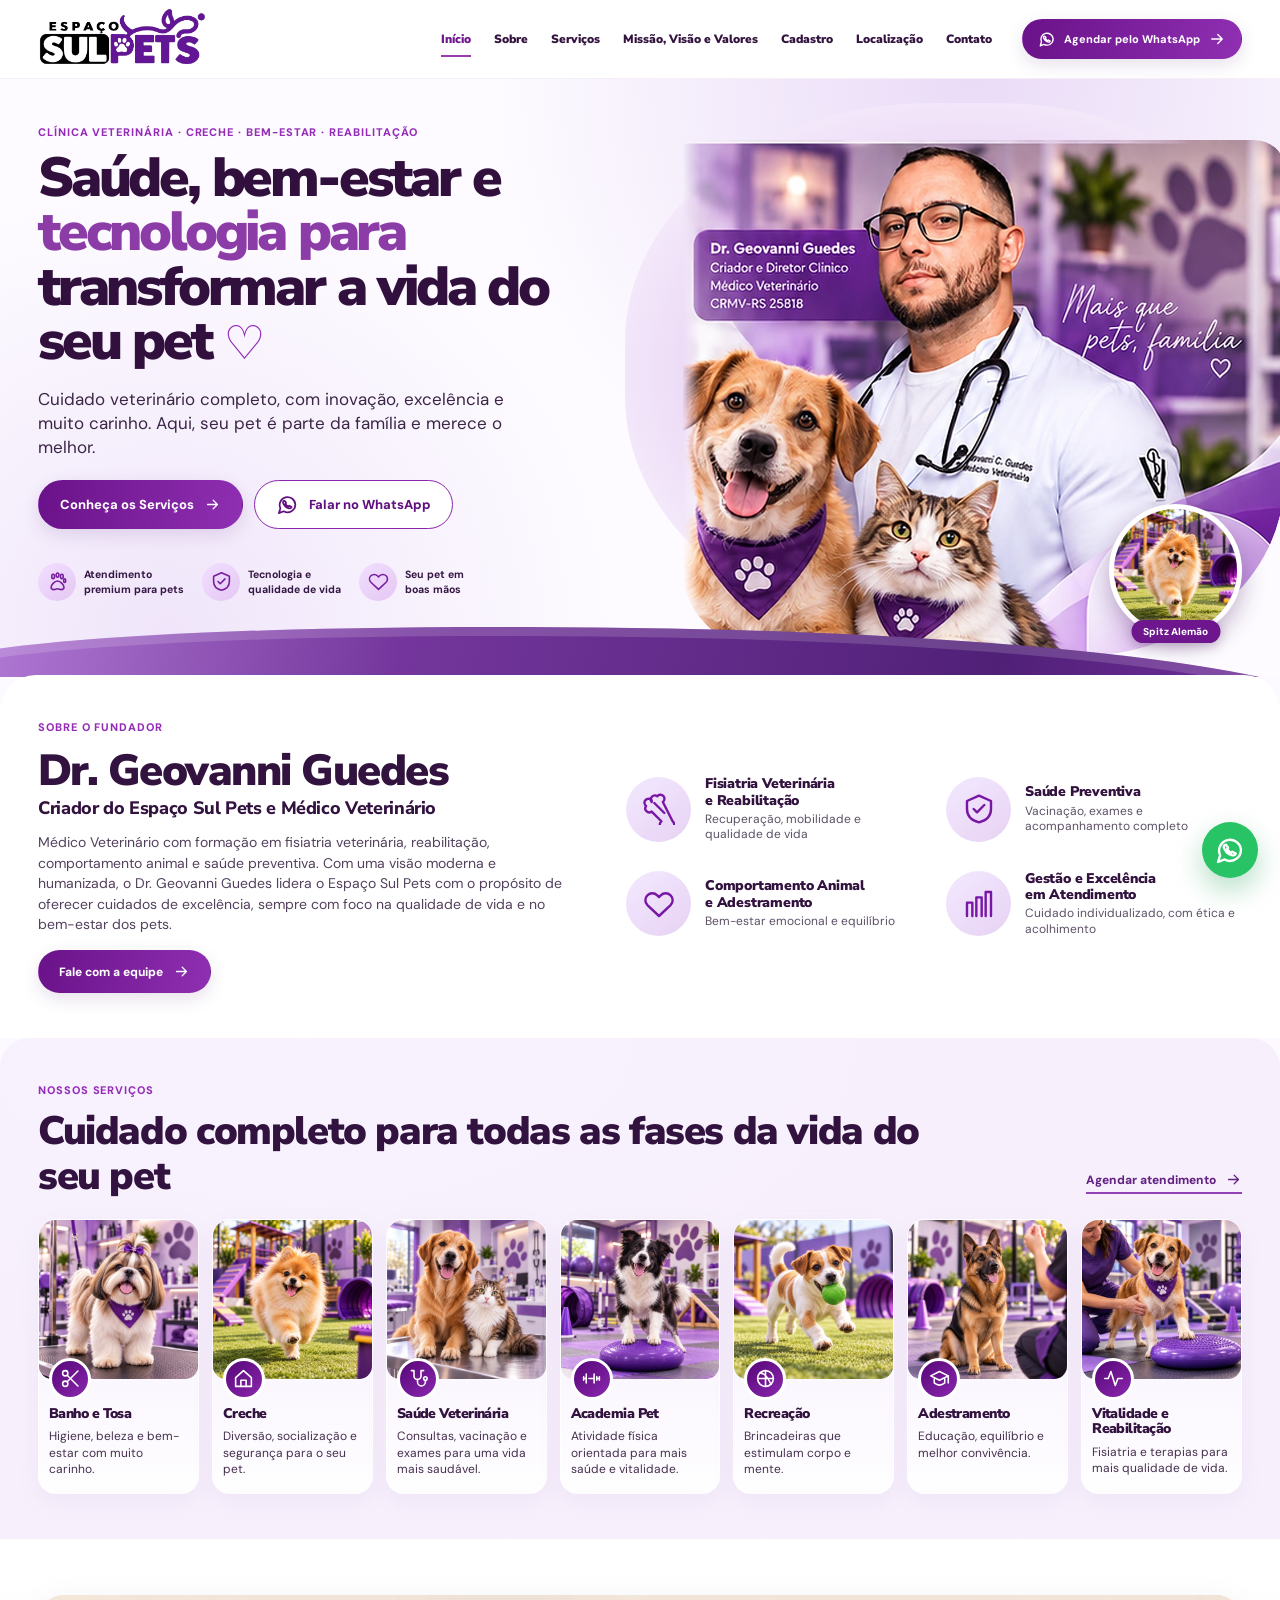
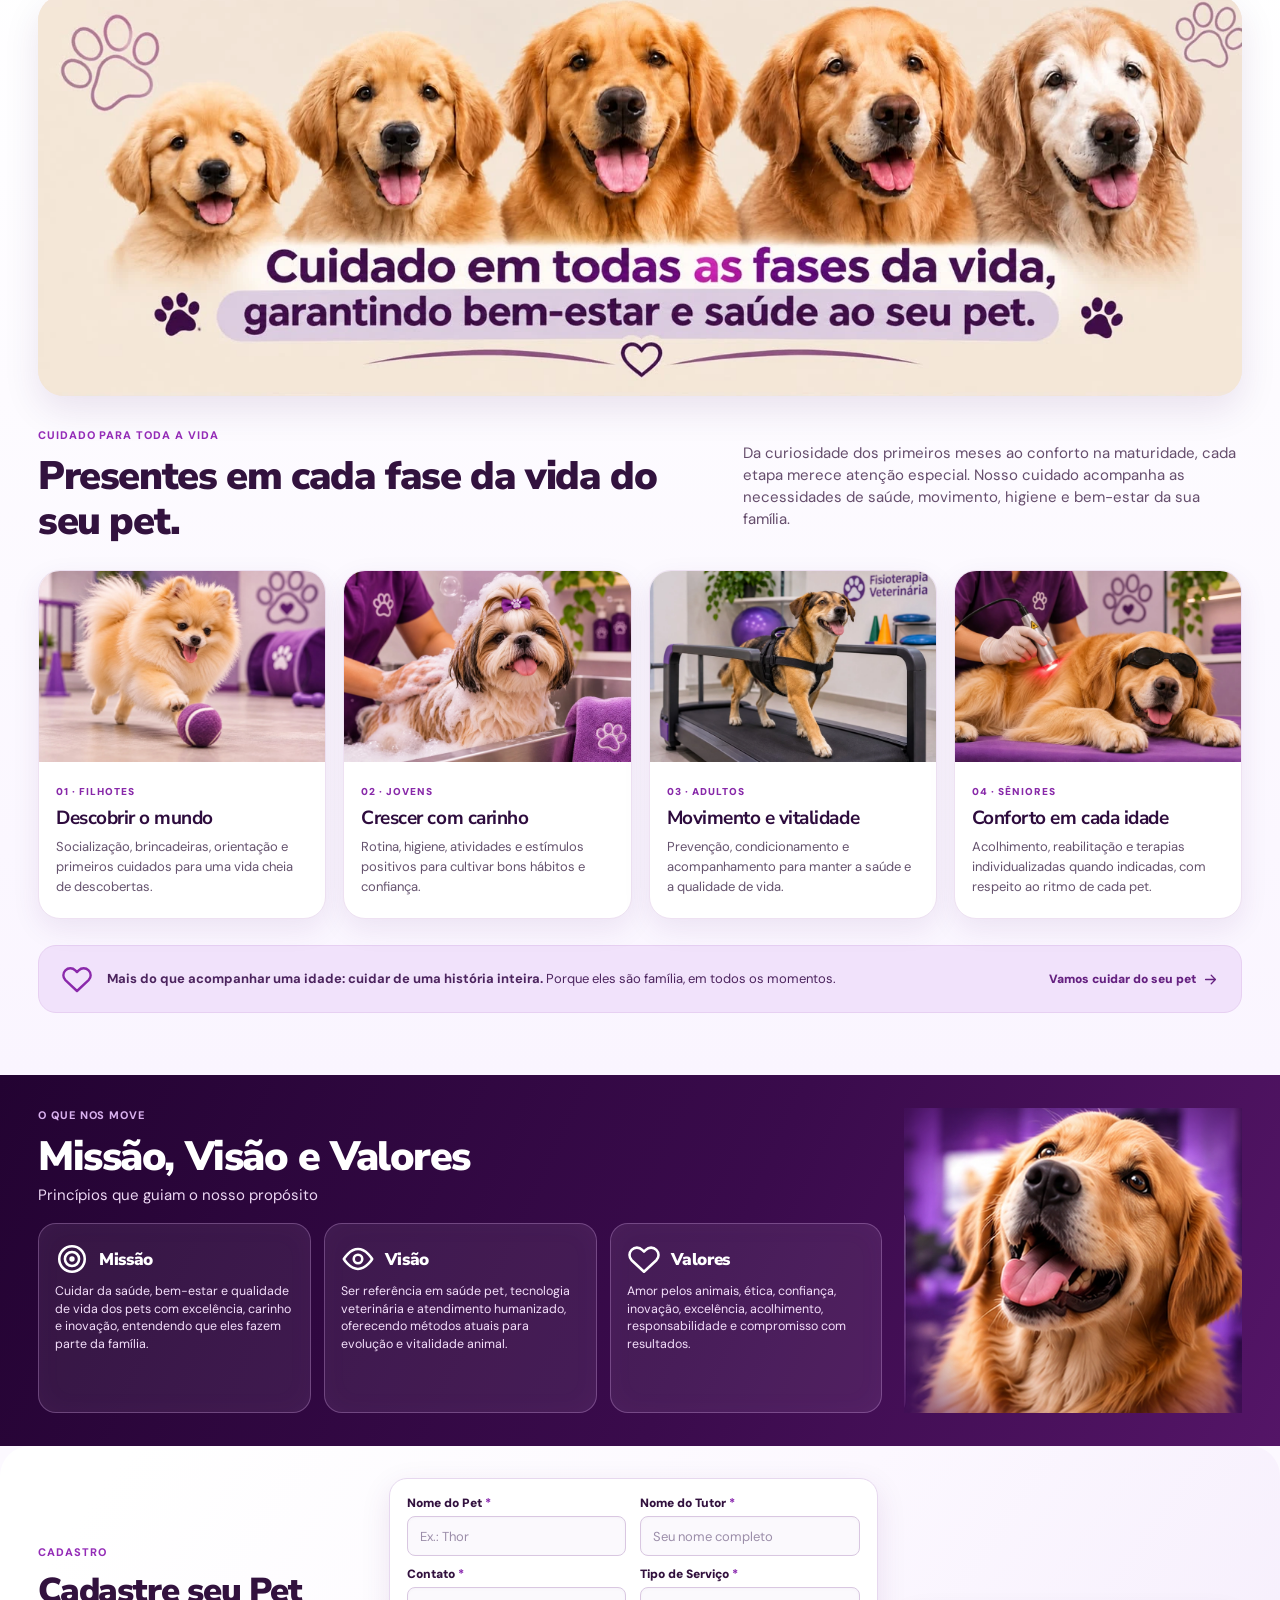
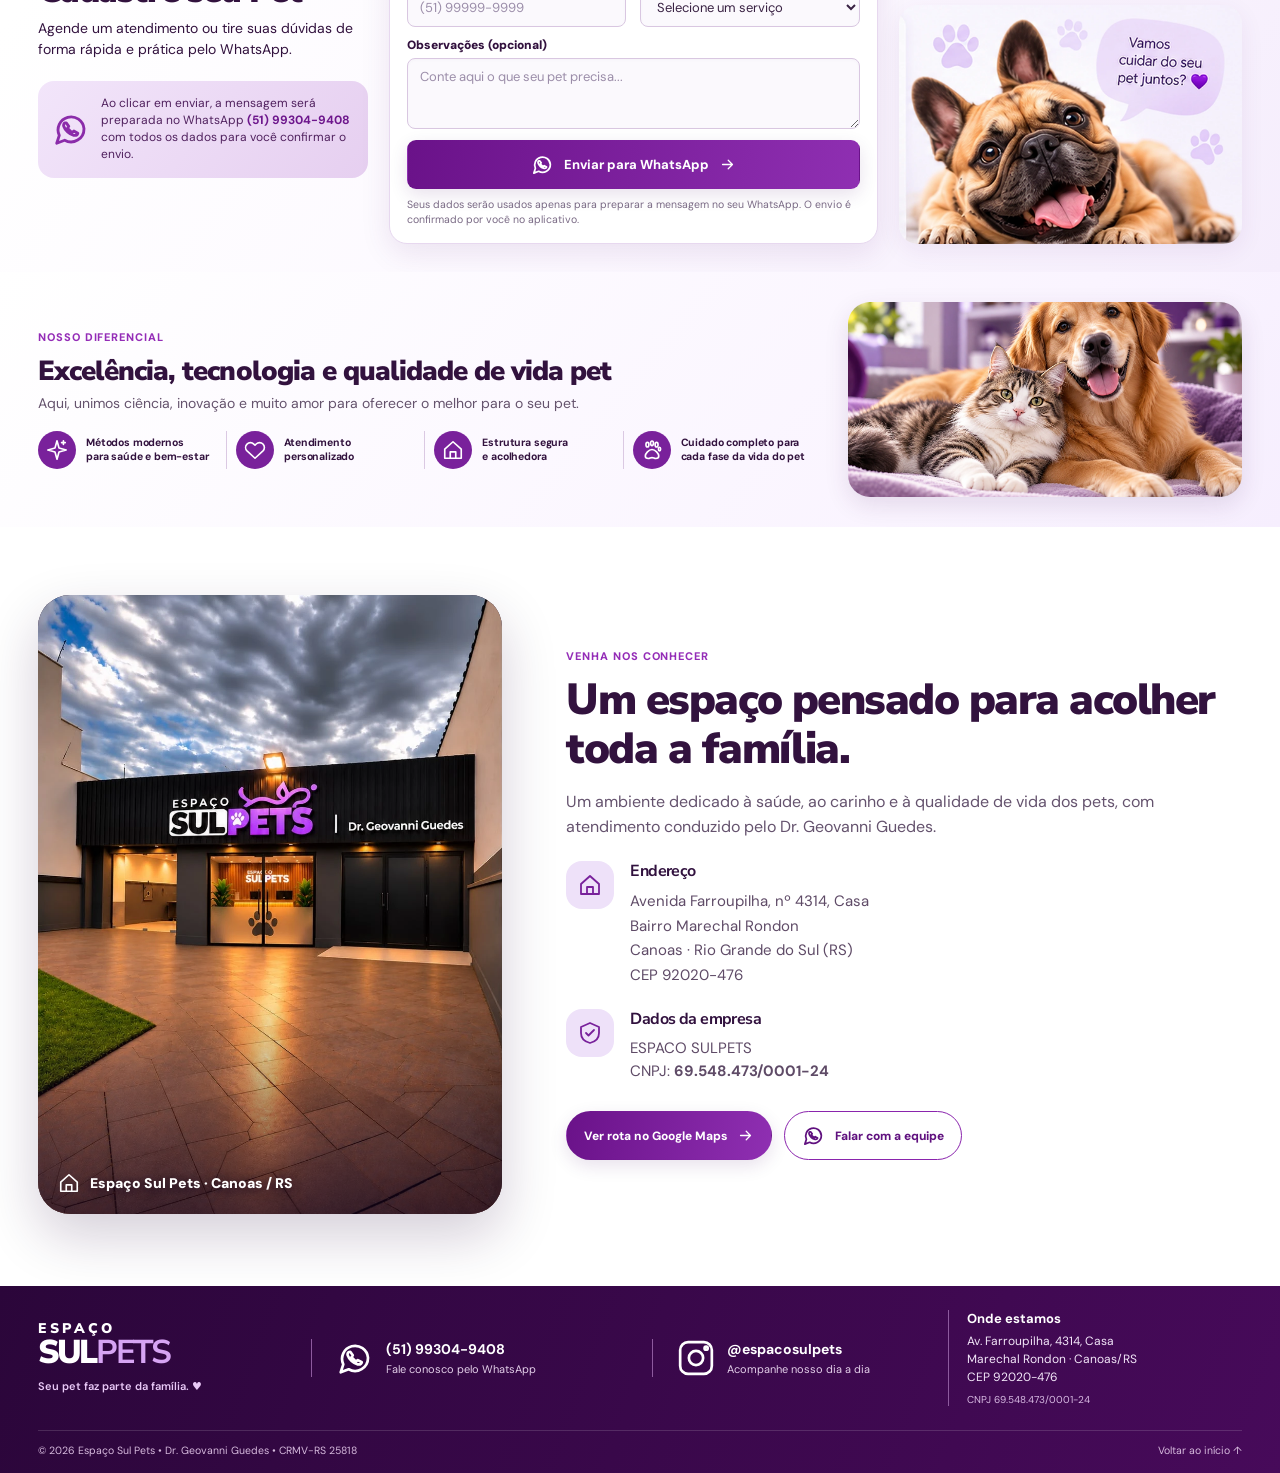
<file: index.html>
<!doctype html>
<html lang="pt-BR">
<head>
  <meta charset="utf-8">
  <meta name="viewport" content="width=device-width, initial-scale=1, viewport-fit=cover">
  <meta name="theme-color" content="#540a72">
  <meta name="description" content="Espaço Sul Pets em Canoas (RS): saúde veterinária, creche, banho e tosa, fisiatria, adestramento, academia e bem-estar em todas as fases da vida. Cuidado premium para quem faz parte da família.">
  <meta property="og:type" content="website">
  <meta property="og:title" content="Espaço Sul Pets | Cuidado que transforma vidas">
  <meta property="og:description" content="Saúde, bem-estar e tecnologia para transformar a vida do seu pet. Conheça o Espaço Sul Pets e o Dr. Geovanni Guedes.">
  <meta property="og:image" content="assets/images/compartilhar.webp">
  <meta name="color-scheme" content="light">
  <title>Espaço Sul Pets | Saúde, bem-estar e tecnologia para seu pet</title>
  <link rel="icon" type="image/png" href="assets/images/favicon.png">
  <link rel="preload" href="assets/images/hero-doctor-pets.webp" as="image" fetchpriority="high">
  <link rel="preconnect" href="https://fonts.googleapis.com">
  <link rel="preconnect" href="https://fonts.gstatic.com" crossorigin>
  <link href="https://fonts.googleapis.com/css2?family=DM+Sans:wght@400;500;600;700;800&family=Nunito+Sans:wght@400;500;600;700;800;900;1000&display=swap" rel="stylesheet">
  <link rel="stylesheet" href="assets/css/style.css">
  <script>document.documentElement.classList.add('js');</script>
  <script src="assets/js/config.js" defer></script>
  <script src="assets/js/app.js" defer></script>
  <script type="application/ld+json">{"@context":"https://schema.org","@type":"VeterinaryCare","name":"Espaço Sul Pets","legalName":"ESPACO SULPETS","description":"Saúde, bem-estar, recreação, creche, banho e tosa e fisiatria veterinária em todas as fases da vida pet.","telephone":"+55 51 99304-9408","taxID":"69.548.473/0001-24","address":{"@type":"PostalAddress","streetAddress":"Avenida Farroupilha, 4314, Casa","addressLocality":"Canoas","addressRegion":"RS","postalCode":"92020-476","addressCountry":"BR"},"sameAs":["https://www.instagram.com/espacosulpets/"]}</script>
</head>
<body>
  <svg aria-hidden="true" class="svg-icons" xmlns="http://www.w3.org/2000/svg">
    <symbol id="i-arrow" viewBox="0 0 24 24"><path d="M5 12h14m-6-6 6 6-6 6"/></symbol>
    <symbol id="i-paw" viewBox="0 0 24 24"><ellipse cx="7" cy="6.2" rx="1.6" ry="2.5"/><ellipse cx="12" cy="4.7" rx="1.6" ry="2.5"/><ellipse cx="17" cy="6.2" rx="1.6" ry="2.5"/><ellipse cx="20.2" cy="11" rx="1.2" ry="2"/><path d="M12 11.5c-3.6 0-7.3 4.6-7.3 7.1 0 2 1.5 2.7 3.3 2.7 1.6 0 2.4-1 4-1s2.6 1 4.1 1c1.8 0 3.3-.7 3.3-2.7 0-2.5-3.8-7.1-7.4-7.1Z"/></symbol>
    <symbol id="i-heart" viewBox="0 0 24 24"><path d="M20.7 5.5a5.2 5.2 0 0 0-7.4 0L12 6.8l-1.3-1.3a5.2 5.2 0 0 0-7.4 7.4L12 21l8.7-8.1a5.2 5.2 0 0 0 0-7.4Z"/></symbol>
    <symbol id="i-shield" viewBox="0 0 24 24"><path d="m12 2 9 4v6c0 6-3.7 8.7-9 10C6.7 20.7 3 18 3 12V6l9-4Z"/><path d="m8 12 2.5 2.5L16 9"/></symbol>
    <symbol id="i-bone" viewBox="0 0 24 24"><path d="M8.5 7.5 16 15m-9.5-9.5a3 3 0 1 0-4.2 4.2 3 3 0 0 0 4.2 4.2l7.3 7.3a3 3 0 1 0 4.2 4.2 3 3 0 1 0 4.2-4.2L14.9 6.7a3 3 0 1 0-4.2-4.2 3 3 0 0 0-4.2 4.2Z"/></symbol>
    <symbol id="i-medical" viewBox="0 0 24 24"><path d="M8 3v6a4 4 0 0 0 8 0V3M5 3h3m8 0h3m-7 10v3a4.5 4.5 0 0 0 9 0v-1"/><circle cx="21" cy="12" r="2"/></symbol>
    <symbol id="i-scissors" viewBox="0 0 24 24"><circle cx="6" cy="6" r="3"/><circle cx="6" cy="18" r="3"/><path d="m8.5 8.5 12 12m-12-5 12-12"/></symbol>
    <symbol id="i-home" viewBox="0 0 24 24"><path d="m3 11 9-8 9 8v10H3V11Z"/><path d="M9 21v-7h6v7"/></symbol>
    <symbol id="i-dumbbell" viewBox="0 0 24 24"><path d="M3 10v4m3-7v10m3-5h6m0-5v10m3-7v4m3-4v4M6 12H3m18 0h-3"/></symbol>
    <symbol id="i-ball" viewBox="0 0 24 24"><circle cx="12" cy="12" r="9"/><path d="M12 3v18M3 12h18M5.6 5.6c8.5 0 10.3 10.3 12.8 12.8"/></symbol>
    <symbol id="i-cap" viewBox="0 0 24 24"><path d="m2 9 10-5 10 5-10 5L2 9Zm4 3v5c3.7 3.2 8.3 3.2 12 0v-5M22 9v8"/></symbol>
    <symbol id="i-activity" viewBox="0 0 24 24"><path d="M2 12h4l3-8 5 16 3-8h5"/></symbol>
    <symbol id="i-target" viewBox="0 0 24 24"><circle cx="12" cy="12" r="9"/><circle cx="12" cy="12" r="5"/><circle cx="12" cy="12" r="1"/></symbol>
    <symbol id="i-eye" viewBox="0 0 24 24"><path d="M2 12s4-7 10-7 10 7 10 7-4 7-10 7-10-7-10-7Z"/><circle cx="12" cy="12" r="3"/></symbol>
    <symbol id="i-wa" viewBox="0 0 24 24"><path d="M20.2 11.8A8.2 8.2 0 0 1 8 19.1L3 21l1.6-5A8.2 8.2 0 1 1 20.2 11.8Z"/><path d="M8.2 8.2c-.7.2-1.1 1.2-.8 2.1.9 2.6 3.6 5.1 6.3 5.7 1.2.2 2.3-.3 2.6-1.3l-2.5-1.4-1.2 1-2.8-2.8.8-1.2L9 8.1l-.8.1Z"/></symbol>
    <symbol id="i-check" viewBox="0 0 24 24"><path d="m5 12 5 5L20 7"/></symbol>
    <symbol id="i-spark" viewBox="0 0 24 24"><path d="m12 2 2.2 7.8L22 12l-7.8 2.2L12 22l-2.2-7.8L2 12l7.8-2.2L12 2Zm7 0v4m-2-2h4"/></symbol>
    <symbol id="i-bars" viewBox="0 0 24 24"><path d="M3 21V11h4v10M10 21V7h4v14M17 21V3h4v18"/></symbol>
    <symbol id="i-insta" viewBox="0 0 24 24"><rect x="2" y="2" width="20" height="20" rx="5"/><circle cx="12" cy="12" r="4.5"/><circle cx="18.4" cy="5.8" r="1"/></symbol>
    <symbol id="i-clock" viewBox="0 0 24 24"><circle cx="12" cy="12" r="10"/><path d="M12 6v6l4 2"/></symbol>
  </svg>

  <a class="skip-link" href="#conteudo">Pular para o conteúdo</a>

  <div class="preloader" id="preloader" aria-hidden="true">
    <div class="preloader__glow"></div>
    <div class="preloader__runway">
      <span class="paw-trail paw-trail--one">🐾</span><span class="paw-trail paw-trail--two">🐾</span>
      <div class="running-dog"><span class="running-dog__body" aria-hidden="true">🐕</span></div>
    </div>
    <p>Cuidado de excelência chegando...</p>
    <div class="preloader__progress"><span></span></div>
  </div>

  <header class="site-header" id="inicio">
    <div class="container header__inner">
      <a href="#inicio" class="brand" aria-label="Espaço Sul Pets, ir para o início"><img src="assets/images/logo.webp" alt="Espaço Sul Pets" width="220" height="83"></a>
      <button class="nav-toggle" id="navToggle" type="button" aria-expanded="false" aria-controls="navMenu" aria-label="Abrir menu"><span></span><span></span><span></span></button>
      <nav class="nav" id="navMenu" aria-label="Navegação principal">
        <a href="#inicio" class="nav__current">Início</a><a href="#sobre">Sobre</a><a href="#servicos">Serviços</a><a href="#proposito">Missão, Visão e Valores</a><a href="#cadastro">Cadastro</a><a href="#localizacao">Localização</a><a href="#contato">Contato</a>
      </nav>
      <a class="btn btn--primary btn--header" href="https://wa.me/5551993049408" data-whatsapp target="_blank" rel="noopener noreferrer"><svg class="icon"><use href="#i-wa"/></svg> Agendar pelo WhatsApp <svg class="icon icon--sm"><use href="#i-arrow"/></svg></a>
    </div>
  </header>

  <main id="conteudo">
    <section class="hero" aria-labelledby="hero-title">
      <div class="hero__wash"></div>
      <div class="container hero__layout">
        <div class="hero__content">
          <p class="eyebrow">CLÍNICA VETERINÁRIA · CRECHE · BEM-ESTAR · REABILITAÇÃO</p>
          <h1 id="hero-title">Saúde, bem-estar e <span>tecnologia para</span> transformar a vida do seu pet <span class="hero__heart">♡</span></h1>
          <p class="hero__lead">Cuidado veterinário completo, com inovação, excelência e muito carinho. Aqui, seu pet é parte da família e merece o melhor.</p>
          <div class="hero__actions"><a class="btn btn--primary" href="#servicos">Conheça os Serviços <svg class="icon icon--sm"><use href="#i-arrow"/></svg></a><a class="btn btn--outline" href="https://wa.me/5551993049408" data-whatsapp target="_blank" rel="noopener noreferrer"><svg class="icon"><use href="#i-wa"/></svg> Falar no WhatsApp</a></div>
          <div class="hero__trust">
            <div><span class="trust-icon"><svg class="icon"><use href="#i-paw"/></svg></span><span>Atendimento<br>premium para pets</span></div>
            <div><span class="trust-icon"><svg class="icon"><use href="#i-shield"/></svg></span><span>Tecnologia e<br>qualidade de vida</span></div>
            <div><span class="trust-icon"><svg class="icon"><use href="#i-heart"/></svg></span><span>Seu pet em<br>boas mãos</span></div>
          </div>
        </div>
        <div class="hero__media"><img src="assets/images/hero-doctor-pets.webp" alt="Dr. Geovanni Guedes ao lado de um cachorro e um gato, com o compromisso de cuidado e bem-estar" width="1056" height="904" fetchpriority="high" decoding="async"><div class="hero__spitz"><img src="assets/images/spitz-hero.webp" alt="Spitz Alemão em destaque" width="700" height="700" decoding="async"><span>Spitz Alemão</span></div></div>
      </div>
      <div class="hero__swoosh" aria-hidden="true"></div>
    </section>

    <section class="founder section-pad" id="sobre" aria-labelledby="founder-title">
      <div class="container founder__layout">
        <div class="founder__copy">
          <p class="eyebrow">SOBRE O FUNDADOR</p>
          <h2 id="founder-title">Dr. Geovanni Guedes</h2>
          <h3>Criador do Espaço Sul Pets e Médico Veterinário</h3>
          <p>Médico Veterinário com formação em fisiatria veterinária, reabilitação, comportamento animal e saúde preventiva. Com uma visão moderna e humanizada, o Dr. Geovanni Guedes lidera o Espaço Sul Pets com o propósito de oferecer cuidados de excelência, sempre com foco na qualidade de vida e no bem-estar dos pets.</p>
          <a class="btn btn--primary btn--sm" href="#cadastro">Fale com a equipe <svg class="icon icon--sm"><use href="#i-arrow"/></svg></a>
        </div>
        <div class="founder__features">
          <article class="feature"><span class="feature__icon"><svg class="icon"><use href="#i-bone"/></svg></span><div><h3>Fisiatria Veterinária<br>e Reabilitação</h3><p>Recuperação, mobilidade e qualidade de vida</p></div></article>
          <article class="feature"><span class="feature__icon"><svg class="icon"><use href="#i-shield"/></svg></span><div><h3>Saúde Preventiva</h3><p>Vacinação, exames e acompanhamento completo</p></div></article>
          <article class="feature"><span class="feature__icon"><svg class="icon"><use href="#i-heart"/></svg></span><div><h3>Comportamento Animal<br>e Adestramento</h3><p>Bem-estar emocional e equilíbrio</p></div></article>
          <article class="feature"><span class="feature__icon"><svg class="icon"><use href="#i-bars"/></svg></span><div><h3>Gestão e Excelência<br>em Atendimento</h3><p>Cuidado individualizado, com ética e acolhimento</p></div></article>
        </div>
      </div>
    </section>

    <section class="services section-pad" id="servicos" aria-labelledby="services-title">
      <div class="container"><div class="section-head"><div><p class="eyebrow">NOSSOS SERVIÇOS</p><h2 id="services-title">Cuidado completo para todas as fases da vida do seu pet</h2></div><a href="#cadastro" class="section-link">Agendar atendimento <svg class="icon icon--sm"><use href="#i-arrow"/></svg></a></div>
        <div class="services__grid">
          <article class="service-card"><div class="service-card__photo"><img src="assets/images/servico-banho-tosa.webp" alt="Cachorrinho de banho e tosa com laço roxo" width="900" height="900"></div><span class="service-card__icon"><svg class="icon"><use href="#i-scissors"/></svg></span><h3>Banho e Tosa</h3><p>Higiene, beleza e bem-estar com muito carinho.</p></article>
          <article class="service-card"><div class="service-card__photo"><img src="assets/images/servico-creche-educativa.webp" alt="Spitz Alemão feliz" width="900" height="900"></div><span class="service-card__icon"><svg class="icon"><use href="#i-home"/></svg></span><h3>Creche</h3><p>Diversão, socialização e segurança para o seu pet.</p></article>
          <article class="service-card"><div class="service-card__photo"><img src="assets/images/servico-saude-veterinaria.webp" alt="Cão sorrindo para atendimento veterinário" width="900" height="900"></div><span class="service-card__icon"><svg class="icon"><use href="#i-medical"/></svg></span><h3>Saúde Veterinária</h3><p>Consultas, vacinação e exames para uma vida mais saudável.</p></article>
          <article class="service-card"><div class="service-card__photo"><img src="assets/images/servico-academia-pet.webp" alt="Cão realizando atividade física com equipamento" width="900" height="900"></div><span class="service-card__icon"><svg class="icon"><use href="#i-dumbbell"/></svg></span><h3>Academia Pet</h3><p>Atividade física orientada para mais saúde e vitalidade.</p></article>
          <article class="service-card"><div class="service-card__photo"><img src="assets/images/servico-recreacao.webp" alt="Cachorrinho brincando com bola" width="900" height="900"></div><span class="service-card__icon"><svg class="icon"><use href="#i-ball"/></svg></span><h3>Recreação</h3><p>Brincadeiras que estimulam corpo e mente.</p></article>
          <article class="service-card"><div class="service-card__photo"><img src="assets/images/servico-adestramento.webp" alt="Cachorro pastor-alemão" width="900" height="900"></div><span class="service-card__icon"><svg class="icon"><use href="#i-cap"/></svg></span><h3>Adestramento</h3><p>Educação, equilíbrio e melhor convivência.</p></article>
          <article class="service-card"><div class="service-card__photo"><img src="assets/images/servico-vitalidade.webp" alt="Cachorro em exercício de reabilitação" width="900" height="900"></div><span class="service-card__icon"><svg class="icon"><use href="#i-activity"/></svg></span><h3>Vitalidade e Reabilitação</h3><p>Fisiatria e terapias para mais qualidade de vida.</p></article>
        </div>
      </div>
    </section>


    <section class="life-cycle section-pad" id="ciclo-de-vida" aria-labelledby="life-title">
      <div class="container">
        <div class="life-cycle__banner">
          <picture><source media="(max-width: 680px)" srcset="assets/images/vida-ciclo-mobile.webp" type="image/webp">
          <img src="assets/images/vida-ciclo-banner.webp" alt="Do filhote ao cão idoso: cuidado em todas as fases da vida, garantindo bem-estar e saúde ao seu pet" width="1600" height="533" loading="lazy" decoding="async"></picture>
        </div>
        <div class="life-cycle__heading">
          <div>
            <p class="eyebrow">CUIDADO PARA TODA A VIDA</p>
            <h2 id="life-title">Presentes em cada fase da vida do seu pet.</h2>
          </div>
          <p>Da curiosidade dos primeiros meses ao conforto na maturidade, cada etapa merece atenção especial. Nosso cuidado acompanha as necessidades de saúde, movimento, higiene e bem-estar da sua família.</p>
        </div>
        <div class="life-cycle__grid">
          <article class="life-stage">
            <div class="life-stage__photo"><img src="assets/images/vida-filhotes.webp" alt="Spitz Alemão jovem brincando com uma bolinha roxa" width="1536" height="1024" loading="lazy" decoding="async"></div>
            <div class="life-stage__body"><span>01 · Filhotes</span><h3>Descobrir o mundo</h3><p>Socialização, brincadeiras, orientação e primeiros cuidados para uma vida cheia de descobertas.</p></div>
          </article>
          <article class="life-stage">
            <div class="life-stage__photo"><img src="assets/images/vida-rotina.webp" alt="Cachorrinho Shih Tzu tomando banho com cuidado" width="1536" height="1024" loading="lazy" decoding="async"></div>
            <div class="life-stage__body"><span>02 · Jovens</span><h3>Crescer com carinho</h3><p>Rotina, higiene, atividades e estímulos positivos para cultivar bons hábitos e confiança.</p></div>
          </article>
          <article class="life-stage">
            <div class="life-stage__photo"><img src="assets/images/vida-movimento.webp" alt="Cão realizando atividade física orientada em esteira de reabilitação veterinária" width="1536" height="1024" loading="lazy" decoding="async"></div>
            <div class="life-stage__body"><span>03 · Adultos</span><h3>Movimento e vitalidade</h3><p>Prevenção, condicionamento e acompanhamento para manter a saúde e a qualidade de vida.</p></div>
          </article>
          <article class="life-stage">
            <div class="life-stage__photo"><img src="assets/images/vida-maturidade.webp" alt="Golden retriever recebendo cuidado de fotobiomodulação veterinária" width="1536" height="1024" loading="lazy" decoding="async"></div>
            <div class="life-stage__body"><span>04 · Sêniores</span><h3>Conforto em cada idade</h3><p>Acolhimento, reabilitação e terapias individualizadas quando indicadas, com respeito ao ritmo de cada pet.</p></div>
          </article>
        </div>
        <div class="life-cycle__callout"><svg class="icon" aria-hidden="true"><use href="#i-heart"></use></svg><p><strong>Mais do que acompanhar uma idade: cuidar de uma história inteira.</strong> Porque eles são família, em todos os momentos.</p><a href="#cadastro" class="life-cycle__cta">Vamos cuidar do seu pet <svg class="icon icon--sm"><use href="#i-arrow"></use></svg></a></div>
      </div>
    </section>

    <section class="purpose section-pad" id="proposito" aria-labelledby="purpose-title"><div class="container purpose__wrap"><div class="purpose__copy"><p class="eyebrow eyebrow--on-dark">O QUE NOS MOVE</p><h2 id="purpose-title">Missão, Visão e Valores</h2><p class="purpose__subtitle">Princípios que guiam o nosso propósito</p><div class="purpose__cards"><article class="purpose-card"><svg class="icon purpose-card__icon"><use href="#i-target"/></svg><h3>Missão</h3><p>Cuidar da saúde, bem-estar e qualidade de vida dos pets com excelência, carinho e inovação, entendendo que eles fazem parte da família.</p></article><article class="purpose-card"><svg class="icon purpose-card__icon"><use href="#i-eye"/></svg><h3>Visão</h3><p>Ser referência em saúde pet, tecnologia veterinária e atendimento humanizado, oferecendo métodos atuais para evolução e vitalidade animal.</p></article><article class="purpose-card"><svg class="icon purpose-card__icon"><use href="#i-heart"/></svg><h3>Valores</h3><p>Amor pelos animais, ética, confiança, inovação, excelência, acolhimento, responsabilidade e compromisso com resultados.</p></article></div></div><div class="purpose__pet"><img src="assets/images/missao-golden-v6.webp" alt="Golden retriever sorridente representa o carinho e os valores do Espaço Sul Pets" width="916" height="904"></div></div></section>

    <section class="registration section-pad" id="cadastro" aria-labelledby="registration-title"><div class="container registration__layout"><div class="registration__copy"><p class="eyebrow">CADASTRO</p><h2 id="registration-title">Cadastre seu Pet</h2><p>Agende um atendimento ou tire suas dúvidas de forma rápida e prática pelo WhatsApp.</p><div class="registration__tip"><svg class="icon"><use href="#i-wa"/></svg><p>Ao clicar em enviar, a mensagem será preparada no WhatsApp <strong>(51) 99304-9408</strong> com todos os dados para você confirmar o envio.</p></div></div><div class="form-shell"><form id="petForm" autocomplete="on"><div class="form-grid"><div class="field"><label for="nomePet">Nome do Pet <span aria-hidden="true">*</span></label><input id="nomePet" name="nomePet" placeholder="Ex.: Thor" required maxlength="75"></div><div class="field"><label for="nomeTutor">Nome do Tutor <span aria-hidden="true">*</span></label><input id="nomeTutor" name="nomeTutor" placeholder="Seu nome completo" autocomplete="name" required maxlength="100"></div><div class="field"><label for="contatoTutor">Contato <span aria-hidden="true">*</span></label><input id="contatoTutor" name="contatoTutor" type="tel" inputmode="tel" autocomplete="tel" placeholder="(51) 99999-9999" required maxlength="25"></div><div class="field"><label for="tipoServico">Tipo de Serviço <span aria-hidden="true">*</span></label><select id="tipoServico" name="tipoServico" required><option value="" disabled selected>Selecione um serviço</option><option>Banho e Tosa</option><option>Creche</option><option>Saúde Veterinária</option><option>Academia Pet</option><option>Recreação</option><option>Adestramento</option><option>Vitalidade e Reabilitação</option><option>Outro / Quero orientação</option></select></div><div class="field field--wide"><label for="observacoes">Observações (opcional)</label><textarea id="observacoes" name="observacoes" rows="3" maxlength="800" placeholder="Conte aqui o que seu pet precisa..."></textarea></div></div><button class="btn btn--primary form__submit" type="submit"><svg class="icon"><use href="#i-wa"/></svg> Enviar para WhatsApp <svg class="icon icon--sm"><use href="#i-arrow"/></svg></button><p class="form__privacy">Seus dados serão usados apenas para preparar a mensagem no seu WhatsApp. O envio é confirmado por você no aplicativo.</p></form></div><div class="registration__pet"><img decoding="async" src="assets/images/cadastro-bulldog-v6.webp" alt="Bulldog francês sorridente ao lado do cadastro, com mensagem de acolhimento" width="1086" height="756"></div></div></section>

    <section class="quality section-pad"><div class="container quality__layout"><div><p class="eyebrow">NOSSO DIFERENCIAL</p><h2>Excelência, tecnologia e qualidade de vida pet</h2><p>Aqui, unimos ciência, inovação e muito amor para oferecer o melhor para o seu pet.</p><div class="quality__features"><div><span><svg class="icon"><use href="#i-spark"/></svg></span><strong>Métodos modernos<br>para saúde e bem-estar</strong></div><div><span><svg class="icon"><use href="#i-heart"/></svg></span><strong>Atendimento<br>personalizado</strong></div><div><span><svg class="icon"><use href="#i-home"/></svg></span><strong>Estrutura segura<br>e acolhedora</strong></div><div><span><svg class="icon"><use href="#i-paw"/></svg></span><strong>Cuidado completo para<br>cada fase da vida do pet</strong></div></div></div><img class="quality__image" decoding="async" src="assets/images/diferencial-pets-v6.webp" alt="Gato e golden retriever descansando juntos em um ambiente acolhedor" width="1320" height="655"></div></section>

    <section class="location section-pad" id="localizacao" aria-labelledby="location-title">
      <div class="container location__layout">
        <div class="location__photo">
          <img src="assets/images/fachada-espaco-sulpets.webp" alt="Fachada do Espaço Sul Pets, com a marca da clínica e acesso de entrada" width="903" height="1600" loading="lazy" decoding="async">
          <span class="location__photo-label"><svg class="icon" aria-hidden="true"><use href="#i-home"></use></svg> Espaço Sul Pets · Canoas / RS</span>
        </div>
        <div class="location__content">
          <p class="eyebrow">VENHA NOS CONHECER</p>
          <h2 id="location-title">Um espaço pensado para acolher toda a família.</h2>
          <p class="location__lead">Um ambiente dedicado à saúde, ao carinho e à qualidade de vida dos pets, com atendimento conduzido pelo Dr. Geovanni Guedes.</p>
          <div class="location__details">
            <div class="location__icon"><svg class="icon" aria-hidden="true"><use href="#i-home"></use></svg></div>
            <div><h3>Endereço</h3>
              <address>Avenida Farroupilha, nº 4314, Casa<br>Bairro Marechal Rondon<br>Canoas · Rio Grande do Sul (RS)<br>CEP 92020-476</address>
            </div>
          </div>
          <div class="location__details">
            <div class="location__icon"><svg class="icon" aria-hidden="true"><use href="#i-shield"></use></svg></div>
            <div><h3>Dados da empresa</h3><p>ESPACO SULPETS<br>CNPJ: <strong>69.548.473/0001-24</strong></p></div>
          </div>
          <div class="location__actions">
            <a class="btn btn--primary" href="https://www.google.com/maps/search/?api=1&amp;query=Avenida%20Farroupilha%2C%204314%2C%20Marechal%20Rondon%2C%20Canoas%2C%20RS%2C%2092020-476" target="_blank" rel="noopener noreferrer">Ver rota no Google Maps <svg class="icon icon--sm" aria-hidden="true"><use href="#i-arrow"></use></svg></a>
            <a class="btn btn--outline" href="https://wa.me/5551993049408" data-whatsapp target="_blank" rel="noopener noreferrer"><svg class="icon" aria-hidden="true"><use href="#i-wa"></use></svg> Falar com a equipe</a>
          </div>
        </div>
      </div>
    </section>

  </main>

  <footer class="footer" id="contato"><div class="container footer__grid"><div class="footer__brand"><span class="footer__brand-top">ESPAÇO</span><span class="footer__brand-main">SUL<b>PETS</b></span><span class="footer__brand-tagline">Seu pet faz parte da família. ♥</span></div><a class="footer__contact" href="https://wa.me/5551993049408" data-whatsapp target="_blank" rel="noopener noreferrer"><svg class="icon"><use href="#i-wa"/></svg><span><strong>(51) 99304-9408</strong><small>Fale conosco pelo WhatsApp</small></span></a><a class="footer__contact" href="https://www.instagram.com/espacosulpets/" data-instagram target="_blank" rel="noopener noreferrer"><svg class="icon"><use href="#i-insta"/></svg><span><strong>@espacosulpets</strong><small>Acompanhe nosso dia a dia</small></span></a><div class="footer__address"><strong>Onde estamos</strong><a href="#localizacao">Av. Farroupilha, 4314, Casa<br>Marechal Rondon · Canoas/RS<br>CEP 92020-476</a><small>CNPJ 69.548.473/0001-24</small></div></div><div class="container footer__bottom"><small>© <span id="year">2026</span> Espaço Sul Pets • Dr. Geovanni Guedes • CRMV-RS 25818</small><a href="#inicio">Voltar ao início ↑</a></div></footer>
  <a href="https://wa.me/5551993049408" data-whatsapp target="_blank" rel="noopener noreferrer" class="whatsapp-float" aria-label="Falar com Espaço Sul Pets no WhatsApp"><svg class="icon"><use href="#i-wa"/></svg></a>
</body>
</html>
</file>
<file: assets/css/style.css>
:root{
  --purple:#6e168e;
  --purple-deep:#31063f;
  --purple-dark:#3a0b4c;
  --violet:#923eaf;
  --lilac:#cda4df;
  --lavender:#f4edfa;
  --lavender-pale:#fcf9ff;
  --ink:#32123e;
  --muted:#654d6c;
  --border:rgba(97,21,128,.14);
  --shadow:0 12px 36px rgba(58,11,76,.11);
  --display:'Nunito Sans',system-ui,-apple-system,sans-serif;
  --body:'DM Sans',system-ui,-apple-system,sans-serif;
  --max:1240px;
}
*,*::before,*::after{box-sizing:border-box}
html{scroll-behavior:smooth;scroll-padding-top:92px}
body{margin:0;color:var(--ink);font-family:var(--body);background:var(--lavender-pale);-webkit-font-smoothing:antialiased}
img{display:block;max-width:100%}
a{text-decoration:none;color:inherit}
button,input,select,textarea{font:inherit}
button{cursor:pointer}
button,a,input,textarea,select{-webkit-tap-highlight-color:transparent}
:focus-visible{outline:3px solid #a754d7;outline-offset:3px}
.svg-icons{height:0;width:0;position:absolute;overflow:hidden}
.icon{width:23px;height:23px;stroke:currentColor;fill:none;stroke-width:1.8;stroke-linecap:round;stroke-linejoin:round;flex:none}
.icon--sm{width:17px;height:17px}
.container{width:min(var(--max),calc(100% - 76px));margin-inline:auto}
.skip-link{position:fixed;top:-100px;left:20px;background:#fff;color:var(--ink);z-index:300;padding:12px;border-radius:8px}
.skip-link:focus{top:8px}
h1,h2,h3,p{margin:0}
h1,h2,h3{font-family:var(--display);letter-spacing:-.035em}
p{line-height:1.48}
.eyebrow{color:#942cb7;font-size:11px;font-weight:800;letter-spacing:.085em;line-height:1.45;margin-bottom:10px}
h2{font-size:clamp(28px,3.1vw,42px);line-height:1.13;font-weight:1000}
.section-pad{padding:45px 0}
.btn{display:inline-flex;align-items:center;justify-content:center;gap:10px;min-height:45px;padding:12px 21px;border:1.5px solid transparent;border-radius:999px;font-size:13px;font-weight:800;white-space:nowrap;line-height:1;box-shadow:0 6px 18px rgba(66,0,98,.12);transition:transform .2s,box-shadow .2s,background .2s}
.btn:hover{transform:translateY(-2px);box-shadow:0 10px 25px rgba(66,0,98,.2)}
.btn--primary{color:#fff;background:linear-gradient(100deg,#6a1289,#8f2fb2)}
.btn--outline{color:#60117f;background:#fff;border-color:#8a24ad;box-shadow:none}
.btn--sm{padding-inline:20px;min-height:39px;font-size:12px}
.site-header{position:sticky;top:0;z-index:40;background:rgba(255,255,255,.95);backdrop-filter:blur(16px);border-bottom:1px solid rgba(86,0,112,.06)}
.header__inner{display:flex;align-items:center;gap:30px;height:78px}
.brand{width:170px;flex:none}
.brand img{width:100%;height:auto;mix-blend-mode:multiply}
.nav{display:flex;gap:23px;margin-left:auto;align-items:center}
.nav a{font-family:var(--display);font-size:12px;font-weight:900;white-space:nowrap;transition:color .2s}
.nav a:hover,.nav__current{color:var(--purple)!important}
.nav__current{position:relative}
.nav__current:after{content:'';position:absolute;left:0;bottom:-10px;width:100%;height:2px;background:var(--violet)}
.btn--header{font-size:11px;padding:10px 15px;min-height:40px;gap:8px}
.btn--header .icon{width:18px;height:18px}
.nav-toggle{display:none;width:46px;height:44px;border:1px solid #ead9ef;background:#fff;border-radius:12px;align-items:center;justify-content:center;flex-direction:column;gap:5px}
.nav-toggle span{display:block;width:23px;height:2px;background:var(--purple-deep);border-radius:10px}
/* Hero: a composição de pets e doutor está em uma imagem otimizada recortada da referência; textos e botões são reais. */
.hero{position:relative;isolation:isolate;min-height:568px;overflow:hidden;background:#fdfbff}
.hero__wash{position:absolute;inset:0;z-index:-2;background:radial-gradient(circle at 76% 0,#eadbf7 0,transparent 42%),radial-gradient(circle at 13% 93%,#f0e5fa 0,transparent 36%)}
.hero__layout{display:grid;grid-template-columns:50% 50%;align-items:center;min-height:530px;position:relative;padding-top:24px;padding-bottom:36px}
.hero__content{position:relative;z-index:2;padding:22px 12px 40px 0}
.hero h1{font-size:clamp(43px,4.3vw,65px);font-weight:1000;line-height:.99;letter-spacing:-.058em;max-width:620px;color:#32103e}
.hero h1>span:not(.hero__heart){color:#8c3ca7}
.hero__heart{color:#912db4;font-weight:400;white-space:nowrap;font-size:.85em}
.hero__lead{font-size:17px;line-height:1.43;max-width:480px;margin-top:18px;color:#3b2645}
.hero__actions{display:flex;gap:11px;flex-wrap:wrap;margin-top:20px}
.hero__trust{display:flex;gap:18px;margin-top:34px}
.hero__trust>div{display:flex;gap:8px;align-items:center;color:#351744;font-size:10.5px;line-height:1.45;font-weight:700}
.trust-icon{width:38px;height:38px;border-radius:50%;display:grid;place-items:center;color:#761f9e;background:linear-gradient(140deg,#f1dfff,#e5c7f3);flex:none}
.trust-icon .icon{width:21px;height:21px}
.hero__media{position:relative;justify-self:stretch;align-self:stretch;min-height:465px;z-index:1;display:flex;align-items:flex-end;overflow:visible}
.hero__media:before{content:'';position:absolute;inset:0 -60px 6px -15px;background:radial-gradient(ellipse,#d6b2e7 8%,#f3e7fa 72%,transparent 85%);border-radius:45%}
.hero__media img{position:relative;width:100%;height:auto;max-height:520px;object-fit:cover;object-position:center;transform:translate(7%,15px);border-radius:0 5% 34% 17%;filter:drop-shadow(0 14px 18px rgba(77,16,100,.11));mask-image:linear-gradient(to right,transparent 0%,black 3%,black 100%)}
.hero__swoosh{position:absolute;z-index:1;bottom:-54px;left:-5%;height:103px;width:110%;background:linear-gradient(100deg,#b781da 0,#74369c 33%,#502077 75%,#7c32a6 100%);border-radius:52% 48% 0 0/52% 72% 0 0;transform:rotate(1deg);box-shadow:inset 0 9px 0 rgba(255,255,255,.15)}
/* Founder */
.founder{background:#fff;border-radius:36px 36px 0 0;position:relative;z-index:2;margin-top:-2px}
.founder__layout{display:grid;grid-template-columns:minmax(0,47fr) minmax(0,53fr);gap:42px;align-items:center}
.founder h2{font-size:clamp(35px,3.4vw,46px);margin-bottom:2px}
.founder__copy h3{font-size:18px;line-height:1.3;font-weight:800;margin-bottom:12px;letter-spacing:-.02em}
.founder__copy p:not(.eyebrow){font-size:14px;line-height:1.46;max-width:525px;color:#53415d}
.founder__copy .btn{margin-top:16px}
.founder__features{display:grid;grid-template-columns:repeat(2,minmax(0,1fr));column-gap:24px;row-gap:28px}
.feature{display:flex;align-items:center;gap:14px;min-width:0}
.feature__icon{width:65px;height:65px;flex:none;display:grid;place-items:center;border-radius:50%;background:linear-gradient(140deg,#f3e9ff,#e7d2f3);color:#7717a4}
.feature__icon .icon{width:32px;height:32px}
.feature h3{font-family:var(--display);font-size:14px;line-height:1.17;font-weight:1000;letter-spacing:-.015em}
.feature p{font-size:12px;line-height:1.28;color:#5d5166;margin-top:3px}
/* Services */
.services{background:radial-gradient(ellipse at 24% 0,#f8f2ff,transparent 48%),linear-gradient(#f7f0fc,#f7f0fc);border-radius:30px 30px 0 0}
.section-head{display:flex;align-items:flex-end;justify-content:space-between;gap:20px;margin-bottom:20px}
.section-head h2{max-width:950px}
.section-link{display:inline-flex;align-items:center;gap:9px;border-bottom:2px solid #9241b7;color:#622183;font-size:12px;font-weight:800;white-space:nowrap;padding-bottom:4px;margin-bottom:5px}
.services__grid{display:grid;grid-template-columns:repeat(7,minmax(0,1fr));gap:13px}
.service-card{position:relative;min-width:0;background:linear-gradient(180deg,rgba(244,235,252,.6),rgba(255,255,255,.9));border-radius:18px;padding:0 10px 16px;box-shadow:0 8px 24px rgba(119,45,155,.06);transition:transform .2s,box-shadow .2s;border:1px solid rgba(255,255,255,.8)}
.service-card:hover{transform:translateY(-4px);box-shadow:0 12px 25px rgba(119,45,155,.16)}
.service-card__photo{margin:0 -10px;aspect-ratio:1/1;overflow:hidden;border-radius:16px 16px 13px 13px;background:#e7d1f1}
.service-card__photo img{width:100%;height:100%;object-fit:cover;object-position:center}
.service-card__icon{position:relative;width:42px;height:42px;border:3px solid #fff;border-radius:50%;background:linear-gradient(140deg,#570678,#8a28ae);color:#fff;display:grid;place-items:center;margin-top:-21px;margin-left:0;margin-bottom:6px}
.service-card__icon .icon{width:21px;height:21px}
.service-card h3{font-family:var(--display);font-size:14px;line-height:1.1;font-weight:1000;margin-bottom:7px;letter-spacing:-.04em}
.service-card p{font-size:12px;line-height:1.36;color:#45304d}
/* Mission Vision Values */
.purpose{position:relative;background:radial-gradient(ellipse at 77% 28%,#6c2884 0,#390848 60%,#30073d 100%);color:#fff;overflow:hidden}
.purpose__wrap{display:grid;grid-template-columns:minmax(0,73%) minmax(0,27%);align-items:stretch;gap:20px}
.eyebrow--on-dark{color:#d9b1ef}
.purpose h2{font-size:clamp(31px,3.2vw,44px);color:#fff}
.purpose__subtitle{font-size:15px;margin:4px 0 17px;color:#edd7f4}
.purpose__cards{display:grid;grid-template-columns:repeat(3,minmax(0,1fr));gap:14px}
.purpose-card{padding:18px 16px 19px;min-height:190px;background:rgba(255,255,255,.075);border:1px solid rgba(236,187,255,.28);box-shadow:inset 0 0 28px rgba(195,90,230,.04);border-radius:18px}
.purpose-card__icon{width:34px;height:34px;float:left;margin:0 10px 0 0;stroke-width:1.8}
.purpose-card h3{font-size:17px;letter-spacing:-.02em;font-weight:900;padding-top:6px;margin-bottom:12px}
.purpose-card p{clear:both;color:#f4dffb;font-size:12.4px;line-height:1.4}
.purpose__pet{position:relative;align-self:stretch;display:flex;align-items:flex-end;justify-content:center;min-height:245px}
.purpose__pet img{position:absolute;height:calc(100% + 78px);width:calc(100% + 40px);object-fit:cover;object-position:47% center;bottom:-45px;right:-30px;mask-image:linear-gradient(to right,transparent 0%,black 30%)}
.purpose__pet p{position:absolute;right:0;top:20px;color:#fff;line-height:1.25;max-width:115px;font-size:19px;font-style:italic;font-weight:500;transform:rotate(-5deg);text-shadow:1px 1px 9px #48134f}
/* Registration */
.registration{background:linear-gradient(145deg,#fff 5%,#fcf8ff 50%,#f4eafa 100%);border-radius:32px 32px 0 0;position:relative}
.registration__layout{display:grid;grid-template-columns:minmax(220px,25%) minmax(420px,45%) minmax(260px,30%);align-items:end;gap:24px}
.registration h2{font-size:clamp(32px,3.4vw,44px);margin-bottom:8px}
.registration__copy>p:not(.eyebrow){font-size:14px;line-height:1.5}
.registration__tip{margin-top:22px;background:linear-gradient(130deg,#f2e5fa,#e6cff0);display:flex;gap:12px;align-items:center;padding:16px;border-radius:16px}
.registration__tip>.icon{width:38px;height:38px;flex:none;color:#8b2caa}
.registration__tip p{font-size:12px;line-height:1.44;color:#50215e}
.registration__tip strong{color:#6d168c}
.form-shell{background:#fff;border:1px solid #e7d8ef;border-radius:18px;padding:18px;box-shadow:0 9px 24px rgba(88,38,117,.08);position:relative;z-index:2}
.form-grid{display:grid;grid-template-columns:repeat(2,minmax(0,1fr));column-gap:14px;row-gap:10px}
.field{min-width:0}
.field label{display:block;font-size:12px;font-weight:900;color:#32113e;margin-bottom:5px}
.field label span{color:#8a29af}
.field input,.field select,.field textarea{font-size:13px;display:block;min-height:40px;width:100%;padding:9px 12px;background:#fbf9fd;color:#392243;border:1px solid #d9c7e1;border-radius:8px;box-shadow:inset 0 1px 3px rgba(62,6,83,.03);outline:none}
.field input:focus,.field select:focus,.field textarea:focus{border-color:#8a2caa;box-shadow:0 0 0 3px rgba(138,44,170,.11)}
.field input::placeholder,.field textarea::placeholder{color:#9b8da9}
.field textarea{resize:vertical;min-height:70px}
.field--wide{grid-column:1/-1}
.form__submit{margin-top:11px;width:100%;min-height:45px;border-radius:9px;font-size:13px}
.form__privacy{color:#796984;font-size:10.5px;line-height:1.35;margin-top:9px}
.registration__pet{align-self:end;position:relative;min-width:0;display:flex;justify-content:center;align-items:flex-end;padding-left:6px}
.registration__pet img{display:block;width:100%;max-width:390px;height:auto;aspect-ratio:10/7;object-fit:contain;object-position:center bottom;margin:0;mask-image:none;filter:drop-shadow(0 10px 24px rgba(78,26,103,.18))}
.registration__pet span{position:absolute;top:2%;right:0;max-width:115px;text-align:center;background:#e6d3f3;color:#57246c;font-size:12px;font-weight:800;padding:13px;border-radius:50%}
/* Quality */
.quality{background:linear-gradient(#fbf7ff,#fff)}
.quality__layout{display:grid;grid-template-columns:minmax(0,1.45fr) minmax(320px,.9fr);align-items:end;gap:26px}
.quality h2{font-size:clamp(27px,2.8vw,39px);margin-bottom:5px}
.quality__layout>div>p:not(.eyebrow){font-size:14px;color:#65536d}
.quality__features{display:grid;grid-template-columns:repeat(4,minmax(0,1fr));gap:12px;margin-top:20px}
.quality__features>div{display:flex;align-items:center;gap:10px;border-right:1px solid #dbc9e3}
.quality__features>div:last-child{border:0}
.quality__features span{width:38px;height:38px;flex:none;border-radius:50%;background:#79219b;color:#fff;display:grid;place-items:center}
.quality__features .icon{width:22px;height:22px}
.quality__features strong{font-size:11px;line-height:1.33;letter-spacing:-.015em}
.quality__image{display:block;width:100%;max-width:440px;justify-self:end;align-self:end;min-height:0;height:auto;object-fit:cover;object-position:center 48%;aspect-ratio:4/3;border-radius:24px;box-shadow:0 8px 28px rgba(117,84,139,.18)}
/* Footer */
.footer{color:#fff;background:linear-gradient(110deg,#2b063a,#470a5a)}
.footer__grid{display:grid;grid-template-columns:1.1fr 1.4fr 1.2fr 1.3fr;gap:24px;align-items:center;padding:24px 0}
.footer__brand{display:flex;flex-direction:column;white-space:nowrap;font-family:var(--display);letter-spacing:.1em;line-height:1}
.footer__brand-top{font-size:14px;font-weight:1000;letter-spacing:.23em}
.footer__brand-main{font-size:33px;font-weight:1000;letter-spacing:-.07em}
.footer__brand-main b{color:#d6a4f3}
.footer__contact{display:flex;align-items:center;gap:12px;min-width:0;border-left:1px solid #8d5a9e;padding-left:24px}
.footer__contact>.icon{width:38px;height:38px;stroke-width:1.7}
.footer__contact strong,.footer__contact small{display:block}
.footer__contact strong{font-size:14px;line-height:1.32}
.footer__contact small{font-size:11px;margin-top:4px;color:#e3cfe9}
.footer__message{font-size:16px;color:#f1dff7;line-height:1.35;border-left:1px solid #8d5a9e;padding-left:20px}
.footer__message span{font-size:24px;color:#ca72ee}
.footer__bottom{border-top:1px solid rgba(255,255,255,.14);padding:13px 0 16px;display:flex;justify-content:space-between;gap:12px;color:#d7bbde}
.footer__bottom small,.footer__bottom a{font-size:10.5px}
.whatsapp-float{position:fixed;bottom:22px;right:22px;z-index:35;width:56px;height:56px;display:grid;place-items:center;border-radius:50%;color:#fff;background:#27c364;box-shadow:0 12px 28px #15984b50;transition:transform .2s}
.whatsapp-float:hover{transform:scale(1.06)}
.whatsapp-float .icon{width:32px;height:32px}
/* Loading dog running across center */
.preloader{display:none;position:fixed;inset:0;z-index:200;align-items:center;justify-content:center;flex-direction:column;background:linear-gradient(130deg,#2e0642,#6d188f 60%,#ad59d1);color:#fff;overflow:hidden;transition:opacity .4s,visibility .4s}
.js .preloader{display:flex}
.preloader--hidden{opacity:0;visibility:hidden;pointer-events:none}
.preloader__glow{position:absolute;width:min(82vw,680px);height:min(82vw,680px);border-radius:50%;background:#ba68d72d;filter:blur(70px)}
.preloader__runway{position:relative;width:min(100%,900px);height:150px;border-bottom:2px dashed #e5bced60;overflow:hidden}
.running-dog{position:absolute;top:20px;left:-105px;font-size:105px;filter:drop-shadow(0 12px 3px #1c042f55);animation:dog-run 1.55s ease-in-out infinite}
/* O emoji original olha para a esquerda. Espelhamos APENAS o cachorro para que corra olhando na mesma direção do percurso; o movimento do contêiner continua da esquerda para a direita. */
.running-dog__body{display:inline-block;transform:scaleX(-1);transform-origin:center center;line-height:1;user-select:none}
.paw-trail{position:absolute;opacity:0;font-size:26px;top:112px;animation:paw-appear 1.3s ease-out .2s forwards}
.paw-trail--one{left:34%}.paw-trail--two{left:62%;animation-delay:.6s}
.preloader>p{font-weight:800;text-align:center;font-family:var(--display);font-size:17px;padding-inline:12px;margin-top:25px}
.preloader__progress{height:5px;width:min(68vw,330px);border-radius:20px;background:#ffffff30;overflow:hidden;margin-top:20px}
.preloader__progress span{display:block;height:100%;background:#fff;border-radius:inherit;animation:loading 1.6s ease-in-out infinite}
@keyframes dog-run{0%{left:-130px;transform:translateY(0) rotate(-4deg)}23%{transform:translateY(-13px) rotate(5deg)}50%{transform:translateY(0) rotate(-4deg)}75%{transform:translateY(-13px) rotate(5deg)}100%{left:calc(100% + 40px);transform:translateY(0) rotate(-4deg)}}
@keyframes paw-appear{0%{opacity:0;transform:scale(.2)}65%{opacity:.7;transform:scale(1)}100%{opacity:0;transform:scale(1.6)}}
@keyframes loading{from{width:0}to{width:100%}}
@media (max-width:1190px){
 .container{width:min(var(--max),calc(100% - 52px))}
 .brand{width:143px}.header__inner{gap:20px}.nav{gap:14px}.nav a{font-size:11px}.btn--header{font-size:10px}
 .hero h1{font-size:clamp(38px,4.3vw,53px)}.hero__trust{gap:9px}.hero__trust>div{font-size:9.5px}
 .founder__layout{gap:25px}.founder__features{gap:20px}.feature__icon{width:54px;height:54px}.feature__icon .icon{width:26px;height:26px}
 .services__grid{gap:9px}.service-card{padding-inline:8px}.service-card__photo{margin-inline:-8px}
 .service-card h3{font-size:12.7px}.service-card p{font-size:11px}
 .registration__layout{grid-template-columns:minmax(210px,26%) minmax(380px,46%) minmax(230px,28%);gap:16px}
 .quality__features{gap:7px}.quality__features strong{font-size:9.8px}
}
@media (max-width:990px){
 .header__inner{height:72px}.brand{width:152px}.nav-toggle{display:flex;margin-left:auto;order:3}
 .nav{display:none;position:absolute;top:72px;left:0;right:0;background:#fff;padding:20px 26px 24px;box-shadow:0 20px 30px #3a0b4c25;flex-direction:column;align-items:stretch;gap:0;max-height:calc(100vh - 72px);overflow:auto}
 .nav.nav--open{display:flex}.nav a{font-size:16px;padding:13px 10px;border-bottom:1px solid #f4eafa}.nav__current:after{display:none}
 .btn--header{margin-left:auto;font-size:11px;min-height:38px}
 .hero__layout{grid-template-columns:53% 47%}.hero h1{font-size:clamp(38px,5.3vw,50px)}.hero__lead{font-size:15px}.hero__trust{flex-wrap:wrap}.hero__media img{transform:translate(4%,8px)}
 .founder__layout{grid-template-columns:1fr;gap:30px}.founder__features{grid-template-columns:repeat(4,1fr)}.feature{align-items:flex-start;flex-direction:column;gap:10px}.feature h3{font-size:13px}
 .services__grid{grid-template-columns:repeat(4,minmax(0,1fr));gap:15px}.service-card h3{font-size:14px}.service-card p{font-size:12px}
 .purpose__wrap{grid-template-columns:1fr}.purpose__pet{display:none}.purpose__cards{gap:10px}
 .registration__layout{grid-template-columns:40% 60%;gap:20px}.registration__pet{display:none}
 .quality__layout{grid-template-columns:1fr}.quality__image{display:none}
 .footer__grid{grid-template-columns:repeat(2,1fr)}
}
@media(max-width:680px){
 html{scroll-padding-top:74px}
 .container{width:calc(100% - 32px)}
 .section-pad{padding:42px 0}
 h2{font-size:clamp(28px,8.2vw,37px)}
 .brand{width:146px}.btn--header{display:none}.nav-toggle{margin-left:auto}
 .hero{min-height:initial}
 .hero__layout{display:flex;flex-direction:column;min-height:initial;gap:0;padding-top:34px;padding-bottom:44px}
 .hero__content{padding:0;align-self:stretch}
 .eyebrow{font-size:10.5px}
 .hero h1{font-size:clamp(39px,10.4vw,58px);max-width:550px}
 .hero__lead{font-size:15.5px;margin-top:16px}
 .hero__actions{gap:8px;margin-top:20px}.btn{font-size:12px;padding-inline:15px;min-height:45px}
 .hero__trust{gap:8px;margin-top:22px;flex-wrap:nowrap;justify-content:space-between}
 .hero__trust>div{font-size:10px;gap:6px}.trust-icon{width:32px;height:32px}.trust-icon .icon{width:18px;height:18px}
 .hero__media{align-self:center;width:min(100%,540px);min-height:0;margin-top:18px}
 .hero__media img{transform:none;width:100%;max-height:none;border-radius:24px 24px 54px 28px;mask-image:none}
 .hero__media:before{inset:12px;background:#ecd6f8}
 .hero__swoosh{height:80px;bottom:-51px}
 .founder{border-radius:22px 22px 0 0}.founder__copy h3{font-size:17px}.founder__copy p:not(.eyebrow){font-size:14.5px}
 .founder__features{grid-template-columns:repeat(2,minmax(0,1fr));gap:20px}
 .feature{flex-direction:row;align-items:flex-start}.feature__icon{width:45px;height:45px}.feature__icon .icon{width:22px;height:22px}.feature h3{font-size:12.5px}.feature p{font-size:11.5px}
 .section-head{display:block}.section-head h2{line-height:1.18}.section-link{margin-top:14px}
 .services__grid{grid-template-columns:repeat(2,minmax(0,1fr));gap:13px}
 .service-card{padding:0 12px 15px}.service-card__photo{margin:0 -12px}.service-card h3{font-size:15px}.service-card p{font-size:12.5px}.service-card__icon{width:43px;height:43px}
 .purpose__cards{grid-template-columns:1fr}.purpose-card{min-height:auto}.purpose__subtitle{font-size:14px}
 .registration__layout{grid-template-columns:1fr;gap:22px}.registration__copy>p:not(.eyebrow){font-size:15px}.registration__tip{margin-top:17px}
 .form-shell{padding:17px}.form__privacy{font-size:11px}
 .quality__features{grid-template-columns:repeat(2,minmax(0,1fr));row-gap:18px}.quality__features strong{font-size:11px}.quality__features>div:nth-child(2){border:0}
 .footer__grid{grid-template-columns:1fr 1fr;gap:22px}.footer__brand-main{font-size:29px}.footer__contact{padding-left:0;border:0}.footer__message{padding-left:0;border:0;font-size:14px}.footer__contact>.icon{width:29px;height:29px}.footer__contact strong{font-size:12px}.footer__contact small{font-size:10px}
 .footer__bottom{flex-direction:column;gap:5px}
}
@media(max-width:395px){
 .hero h1{font-size:38px}
 .hero__trust>div{flex-direction:column;align-items:start;font-size:9px}
 .hero__actions .btn{flex:1;min-width:0;white-space:normal;text-align:center}
 .founder__features{gap:12px}.feature{flex-direction:column}.feature h3{font-size:13px}
 .form-grid{grid-template-columns:1fr}.field--wide{grid-column:auto}
 .service-card{padding-inline:8px}.service-card__photo{margin-inline:-8px}.service-card h3{font-size:13px}.service-card p{font-size:11.7px}
 .footer__grid{grid-template-columns:1fr}.footer__contact{border-top:1px solid #fff2;padding-top:14px}
}
@media(prefers-reduced-motion:reduce){html{scroll-behavior:auto}*,*::before,*::after{animation-duration:.001ms!important;animation-iteration-count:1!important;transition-duration:.001ms!important}.preloader{display:none!important}}

/* Elementos afetivos também estão presentes no layout mobile. */
@media (max-width:990px) and (min-width:681px){
 .registration__pet{display:block;grid-column:1/-1;justify-self:center;max-width:330px;margin-top:-25px}
 .quality__image{display:block;width:min(100%,580px);max-width:580px;justify-self:center;margin-top:15px}
}
@media(max-width:680px){
 .registration__pet{display:block;grid-column:1;max-width:340px;justify-self:center;margin-top:0}
 .registration__pet img{width:100%;max-width:340px;margin:0;mask-image:none;border-radius:24px;aspect-ratio:10/7;object-fit:cover;object-position:center center}
 .registration__pet span{right:-10px;top:-15px;font-size:10px}
 .quality__image{display:block;width:min(100%,460px);min-height:0;max-width:460px;justify-self:center;margin-top:14px}
}

/* Spitz Alemão em evidência na capa, com uma foto nítida da campanha original. */
.hero__spitz{position:absolute;right:0;bottom:4px;width:133px;height:133px;border-radius:50%;border:5px solid #fff;overflow:visible;z-index:3;box-shadow:0 8px 24px #39115350;background:#efdef9}
.hero__spitz img{width:100%;height:100%;border-radius:50%;object-fit:cover;object-position:50% 36%;transform:none;max-height:none;filter:none;mask-image:none}
.hero__spitz span{position:absolute;bottom:-11px;left:50%;transform:translateX(-50%);background:#6e168e;color:#fff;white-space:nowrap;border-radius:999px;padding:5px 12px;font-size:10px;font-weight:800;box-shadow:0 3px 12px #3a0b4c40}
@media(max-width:680px){.hero__spitz{width:103px;height:103px;right:-4px;bottom:2px;border-width:4px}.hero__spitz span{font-size:8px;padding:4px 9px}}
/* Evita que ilustrações decorativas criem rolagem lateral em tablets. */
.registration{overflow:hidden}

/* V4 — enquadramento de fotos e carregamento */
.service-card__photo img{object-fit:cover;object-position:center center;image-rendering:auto}
.service-card__photo{background:#eadcf4}
.quality__image{object-position:center 48%;aspect-ratio:4/3}
.purpose__pet img{object-position:61% center}
.registration__pet img{object-position:center bottom}


/* ==== V6 — galeria premium adaptativa: Missão, Cadastro, Diferencial ==== */
/* Mantém as imagens no seu formato natural, sem stretch ou transbordamento */
.purpose{overflow:hidden;background:linear-gradient(115deg,#230332 0%,#3a0b4c 56%,#541567 100%)}
.purpose__wrap{grid-template-columns:minmax(0,2.2fr) minmax(270px,.88fr);gap:22px;align-items:stretch}
.purpose__copy{position:relative;z-index:2;min-width:0}
.purpose__pet{align-self:stretch;min-width:0;min-height:315px;position:relative;overflow:hidden;border-radius:0}
.purpose__pet img{position:absolute;inset:0;width:100%;height:100%;max-width:none;object-fit:cover;object-position:48% 43%;mask-image:linear-gradient(90deg,transparent 0%,#000 15%,#000 100%);transform:none;border-radius:0}
.purpose__pet p{right:4px;top:25%;max-width:93px;font-size:17px;line-height:1.25;text-align:center;color:#fff;text-shadow:0 2px 12px #260331}
.purpose__cards{gap:13px}
.purpose-card{min-width:0}

.registration{overflow:hidden;isolation:isolate;padding-block:32px 28px;border-radius:30px 30px 0 0;background:linear-gradient(125deg,#fff 8%,#fcf8ff 56%,#f5edfc 100%)}
.registration__layout{display:grid;grid-template-columns:minmax(0,1fr) minmax(0,1.48fr) minmax(0,1.04fr);gap:21px;align-items:center}
.registration__copy{min-width:0;align-self:center}
.registration__tip{padding:14px;gap:11px;margin-top:21px}
.form-shell{min-width:0;padding:16px 17px;border-radius:18px;box-shadow:0 9px 30px rgba(79,22,108,.10)}
.registration__pet{position:relative;min-width:0;width:100%;max-width:410px;justify-self:center;align-self:end;display:flex;align-items:end;justify-content:center;padding:0;margin:0}
.registration__pet img{position:relative;display:block;width:100%;height:auto;max-width:none;aspect-ratio:453/315;object-fit:contain;object-position:center bottom;margin:0;border-radius:19px;mask-image:none;filter:none;box-shadow:0 7px 25px rgba(79,22,108,.07)}

.quality{padding-block:30px 30px;background:linear-gradient(130deg,#fff 0%,#faf4ff 74%,#f6eefe 100%);overflow:hidden}
.quality__layout{display:grid;grid-template-columns:minmax(0,1.75fr) minmax(290px,.88fr);align-items:center;gap:26px}
.quality__layout>div{min-width:0}
.quality__features{margin-top:17px;gap:9px}
.quality__features>div{min-width:0;padding-right:9px}
.quality__features strong{font-size:clamp(10px,.82vw,12px);line-height:1.3}
.quality__image{display:block!important;position:relative;min-width:0;max-width:100%;width:100%;height:auto;aspect-ratio:1320/655;object-fit:cover;object-position:50% 48%;justify-self:end;align-self:center;margin:0;border-radius:22px;box-shadow:0 8px 25px rgba(64,21,85,.12)}

@media(max-width:1190px) and (min-width:991px){
 .registration__layout{grid-template-columns:minmax(0,.93fr) minmax(0,1.35fr) minmax(0,1fr);gap:16px}
 .purpose__wrap{grid-template-columns:minmax(0,2.15fr) minmax(260px,.85fr);gap:14px}
 .purpose__pet p{font-size:15px;max-width:75px}
 .quality__layout{grid-template-columns:minmax(0,1.6fr) minmax(265px,.88fr);gap:16px}
 .quality__features{gap:6px}
 .quality__features strong{font-size:10px}
}
@media(max-width:990px){
 .purpose__wrap{display:grid;grid-template-columns:1fr;gap:15px}
 .purpose__pet{display:block;justify-self:center;width:min(100%,540px);height:245px;min-height:0;border-radius:22px;overflow:hidden}
 .purpose__pet img{position:absolute;inset:0;object-position:50% 38%;mask-image:none;border-radius:22px}
 .purpose__pet p{right:14px;top:25px;max-width:95px}
 .registration__layout{grid-template-columns:minmax(0,.84fr) minmax(0,1.16fr);gap:18px}
 .registration__pet{display:flex;grid-column:1/-1;max-width:385px;justify-self:center;margin:0;padding:0}
 .quality__layout{grid-template-columns:1fr;gap:20px}
 .quality__image{display:block!important;width:min(100%,630px);max-width:630px;justify-self:center;margin:0}
 .quality__features strong{font-size:12px}
}
@media(max-width:680px){
 .purpose{padding-bottom:28px}
 .purpose__pet{width:min(100%,430px);height:235px}
 .purpose__cards{grid-template-columns:1fr}
 .registration{padding-block:32px 28px;border-radius:25px 25px 0 0}
 .registration__layout{grid-template-columns:1fr;gap:21px}
 .registration__pet{display:flex;grid-column:1;max-width:360px;margin:0 auto}
 .registration__pet img{width:100%;max-width:none;aspect-ratio:453/315;object-fit:contain;object-position:center center;border-radius:19px;mask-image:none}
 .form-shell{padding:17px}
 .quality{padding-block:33px}
 .quality__features{grid-template-columns:repeat(2,minmax(0,1fr));gap:17px 9px}
 .quality__features strong{font-size:11px}
 .quality__features>div:nth-child(2){border-right:0}
 .quality__image{display:block!important;width:min(100%,520px);max-width:520px;aspect-ratio:1320/655;margin:2px auto 0}
}
@media(max-width:395px){
 .registration__pet{max-width:320px}
 .quality__features{gap:13px 6px}
 .quality__features span{width:34px;height:34px}
 .quality__features strong{font-size:10px}
}

/* V6.1 - microtipografia e proporcoes baseadas na referencia */
@media(min-width:991px){
 .registration h2{font-size:clamp(30px,2.7vw,39px);white-space:nowrap}
 .quality h2{font-size:clamp(27px,2.16vw,32px);line-height:1.15}
 .purpose{padding-top:33px;padding-bottom:33px}
 .purpose__pet{min-height:288px}
}
@media(max-width:990px){.purpose__pet img{object-position:center 40%}}

/* Transição fotográfica suave no banner institucional desktop. */
@media(min-width:991px){.purpose__pet img{mask-image:radial-gradient(ellipse 78% 82% at 52% 50%,#000 60%,transparent 100%)}}


/* V7 — ciclo de vida, localização e dados oficiais. */
.life-cycle{position:relative;overflow:hidden;background:linear-gradient(180deg,#fff 0%,#faf5ff 100%);padding-block:56px 62px}
.life-cycle__banner{overflow:hidden;border-radius:26px;box-shadow:0 14px 36px rgba(63,13,85,.10);margin-bottom:32px;background:#f6e7df}
.life-cycle__banner img{display:block;width:100%;height:auto;aspect-ratio:1600/533;object-fit:contain}
.life-cycle__heading{display:grid;grid-template-columns:minmax(0,1.15fr) minmax(0,.85fr);gap:30px;align-items:center;margin-bottom:26px}
.life-cycle__heading h2{font-size:clamp(29px,3.1vw,43px);max-width:720px}
.life-cycle__heading>p{font-size:15px;color:var(--muted);max-width:55ch}
.life-cycle__grid{display:grid;grid-template-columns:repeat(4,minmax(0,1fr));gap:17px}
.life-stage{min-width:0;display:flex;flex-direction:column;overflow:hidden;border-radius:22px;background:#fff;box-shadow:0 10px 28px rgba(84,25,119,.085);border:1px solid #eee1f2;transition:transform .2s,box-shadow .2s}
.life-stage:hover{transform:translateY(-3px);box-shadow:0 15px 36px rgba(84,25,119,.16)}
.life-stage__photo{width:100%;overflow:hidden;aspect-ratio:3/2;background:#e9d4f3}
.life-stage__photo img{width:100%;height:100%;object-fit:cover;object-position:50% 50%}
.life-stage__body{padding:17px 17px 21px}
.life-stage__body span{color:#8829a9;font-weight:900;text-transform:uppercase;font-size:10px;letter-spacing:.1em}
.life-stage__body h3{font-size:19px;line-height:1.19;color:#2d0b3d;margin:7px 0 8px;letter-spacing:-.025em}
.life-stage__body p{font-size:13px;color:#65536e;line-height:1.53}
.life-cycle__callout{margin-top:26px;padding:17px 22px;display:flex;gap:14px;align-items:center;border-radius:18px;background:#f1e2fb;border:1px solid #e7d0f2}
.life-cycle__callout>.icon{width:32px;height:32px;color:#8b29ab}
.life-cycle__callout p{flex:1;font-size:13px;line-height:1.45;color:#4c245e}
.life-cycle__callout a{color:#652180;display:inline-flex;gap:6px;align-items:center;font-weight:900;font-size:12px;white-space:nowrap}
.location{background:#fff;padding-block:68px 72px}
.location__layout{display:grid;grid-template-columns:minmax(0,.79fr) minmax(0,1.15fr);gap:clamp(28px,5vw,88px);align-items:center}
.location__photo{position:relative;isolation:isolate;overflow:hidden;border-radius:32px;box-shadow:0 22px 55px rgba(40,8,59,.2);aspect-ratio:3/4;background:#2c1833;width:100%;max-width:500px;justify-self:center}
.location__photo>img{display:block;width:100%;height:100%;object-fit:cover;object-position:center 48%}
.location__photo:after{content:'';position:absolute;inset:66% 0 0;background:linear-gradient(transparent,rgba(19,3,28,.68));pointer-events:none}
.location__photo-label{position:absolute;z-index:2;bottom:20px;left:20px;right:20px;display:flex;align-items:center;gap:10px;color:#fff;font-weight:900;font-size:14px;text-shadow:0 2px 10px #160720}
.location__photo-label .icon{width:22px;height:22px}
.location__content{min-width:0}
.location__content h2{font-size:clamp(31px,3.4vw,47px);max-width:660px}
.location__lead{margin-top:15px;max-width:60ch;font-size:16px;line-height:1.59;color:#65536e}
.location__details{display:flex;gap:16px;align-items:flex-start;margin-top:22px}
.location__icon{flex:none;width:48px;height:48px;display:grid;place-items:center;border-radius:16px;background:#eee1f9;color:#78219b}
.location__icon .icon{width:24px;height:24px}
.location__details h3{font-size:16px;line-height:1.3;margin-bottom:7px;color:#31113e}
.location__details address{font-style:normal;font-size:15px;line-height:1.63;color:#5f4b67}
.location__details p{font-size:15px;line-height:1.55;color:#5f4b67}
.location__actions{margin-top:28px;display:flex;gap:12px;flex-wrap:wrap}
.location__actions .btn{font-size:12px;min-height:45px;padding-inline:17px}
.footer__brand-tagline{font-family:var(--body);letter-spacing:0;font-size:11px;font-weight:600;white-space:normal;line-height:1.5;color:#e9c9f7;margin-top:9px}
.footer__address{padding-left:18px;border-left:1px solid #8d5a9e;display:flex;flex-direction:column;gap:6px;min-width:0}
.footer__address strong{font-size:13px}
.footer__address a{font-size:12px;line-height:1.48;color:#f3e7f9}
.footer__address small{font-size:10px;color:#d9bce4}
@media(max-width:1190px){
 .life-cycle__grid{gap:12px}.life-stage__body{padding:14px}.life-stage__body h3{font-size:17px}
 .location__layout{gap:32px}
}
@media(max-width:990px){
 .life-cycle__grid{grid-template-columns:repeat(2,minmax(0,1fr));gap:18px}
 .life-cycle__heading{grid-template-columns:1fr;gap:12px}
 .location__layout{grid-template-columns:minmax(0,.9fr) minmax(0,1.1fr);gap:26px}
 .location__photo{aspect-ratio:3/4}
 .location__content h2{font-size:clamp(28px,3.8vw,37px)}
 .location__actions{gap:9px}.location__actions .btn{white-space:normal;line-height:1.3}
}
@media(max-width:680px){
 .life-cycle{padding-block:42px 46px}
 .life-cycle__banner{display:block;border-radius:19px;margin-bottom:25px}.life-cycle__banner img{height:148px;aspect-ratio:auto;object-fit:cover;object-position:center 49%}
 .life-cycle__heading{margin-bottom:23px}
 .life-cycle__heading>p{font-size:14px}
 .life-cycle__grid{gap:13px}
 .life-stage__body h3{font-size:16px}
 .life-stage__body p{font-size:12.5px}
 .life-cycle__callout{flex-wrap:wrap;gap:10px;padding:16px}
 .life-cycle__callout p{flex-basis:calc(100% - 50px)}
 .life-cycle__callout a{margin-left:42px}
 .location{padding-block:48px}
 .location__layout{grid-template-columns:1fr;gap:25px}
 .location__photo{max-width:440px;aspect-ratio:4/5}
 .location__content h2{font-size:clamp(30px,7vw,39px)}
 .location__lead{font-size:15px}
 .footer__address{border:0;padding-left:0}
}
@media(max-width:460px){
 .life-cycle__grid{grid-template-columns:1fr;gap:17px}
 .life-stage__photo{aspect-ratio:3/2}
 .life-stage__body{padding:17px 18px 19px}
 .life-stage__body h3{font-size:19px}
 .life-stage__body p{font-size:14px}
 .location__actions{flex-direction:column;align-items:stretch}
 .location__actions .btn{white-space:normal;text-align:center;justify-content:center;line-height:1.35}
 .footer__address{border-top:1px solid #fff2;padding-top:14px}
}
</file>
